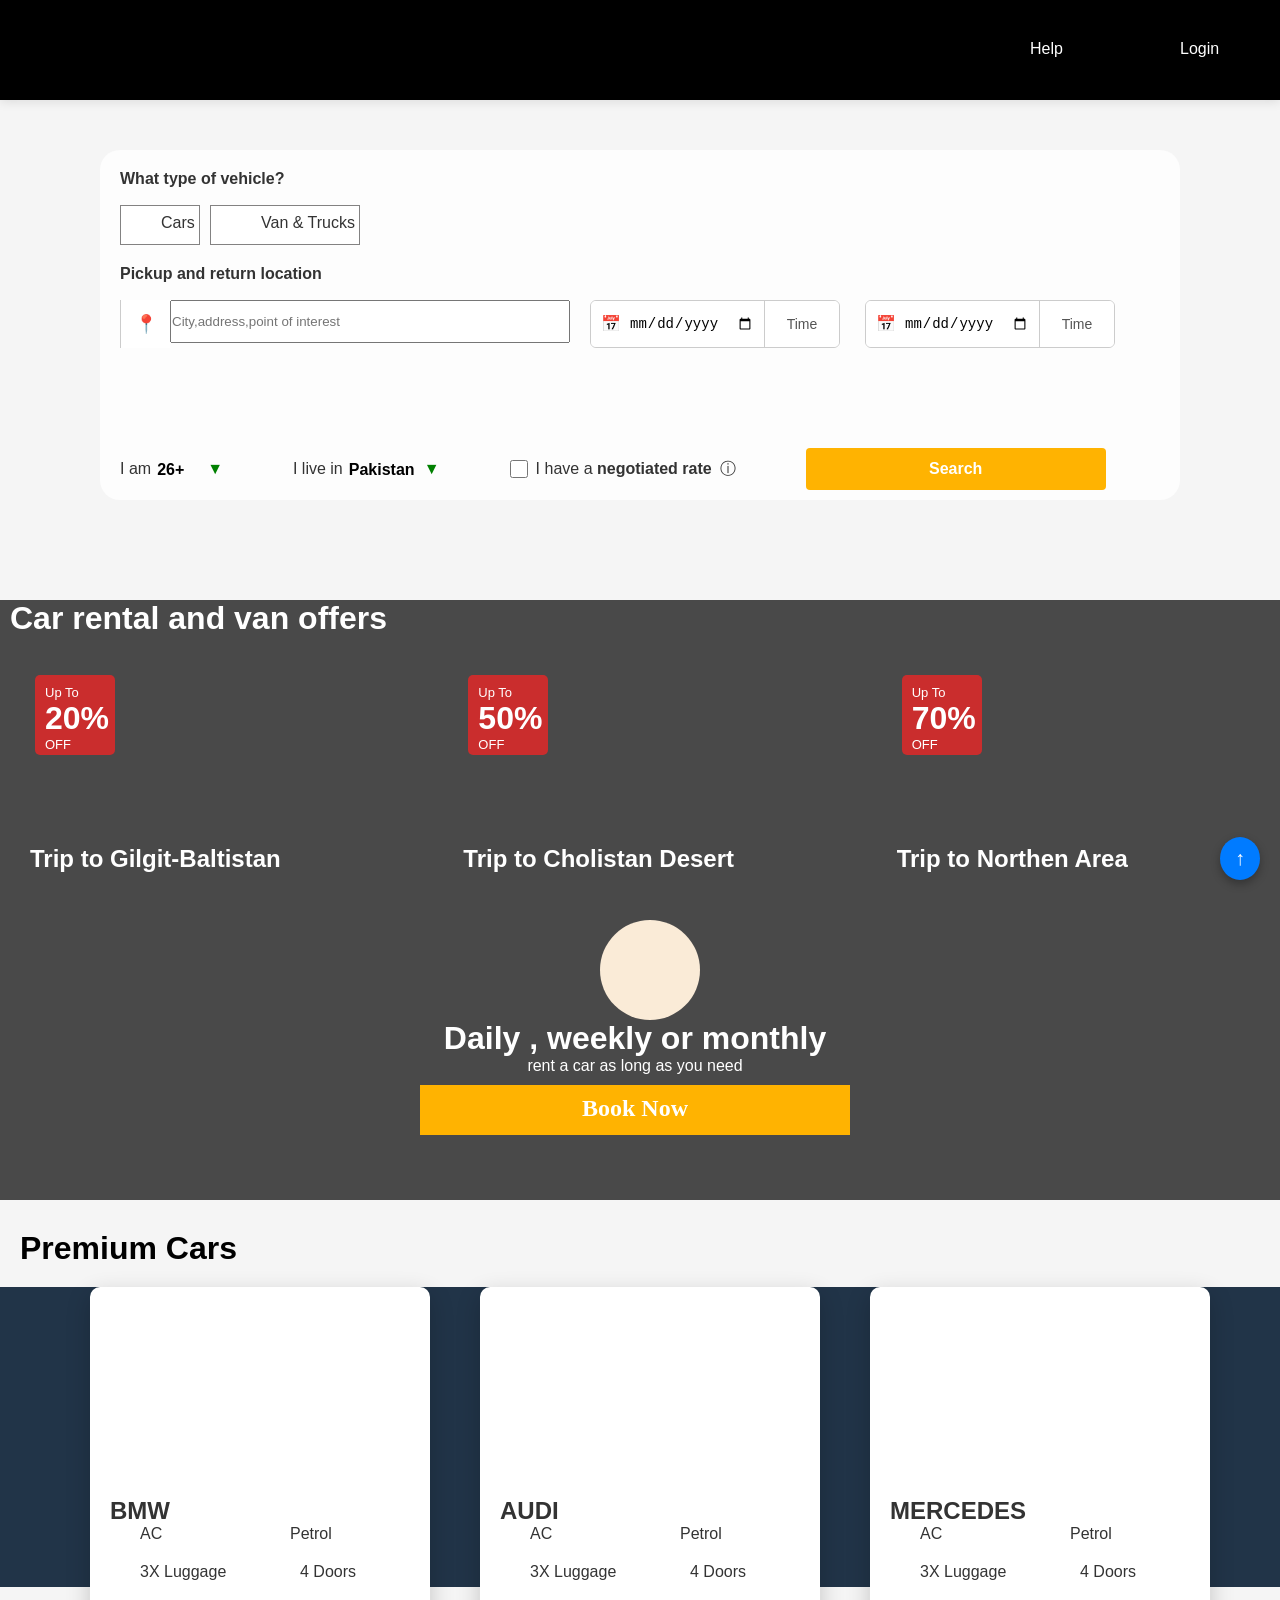
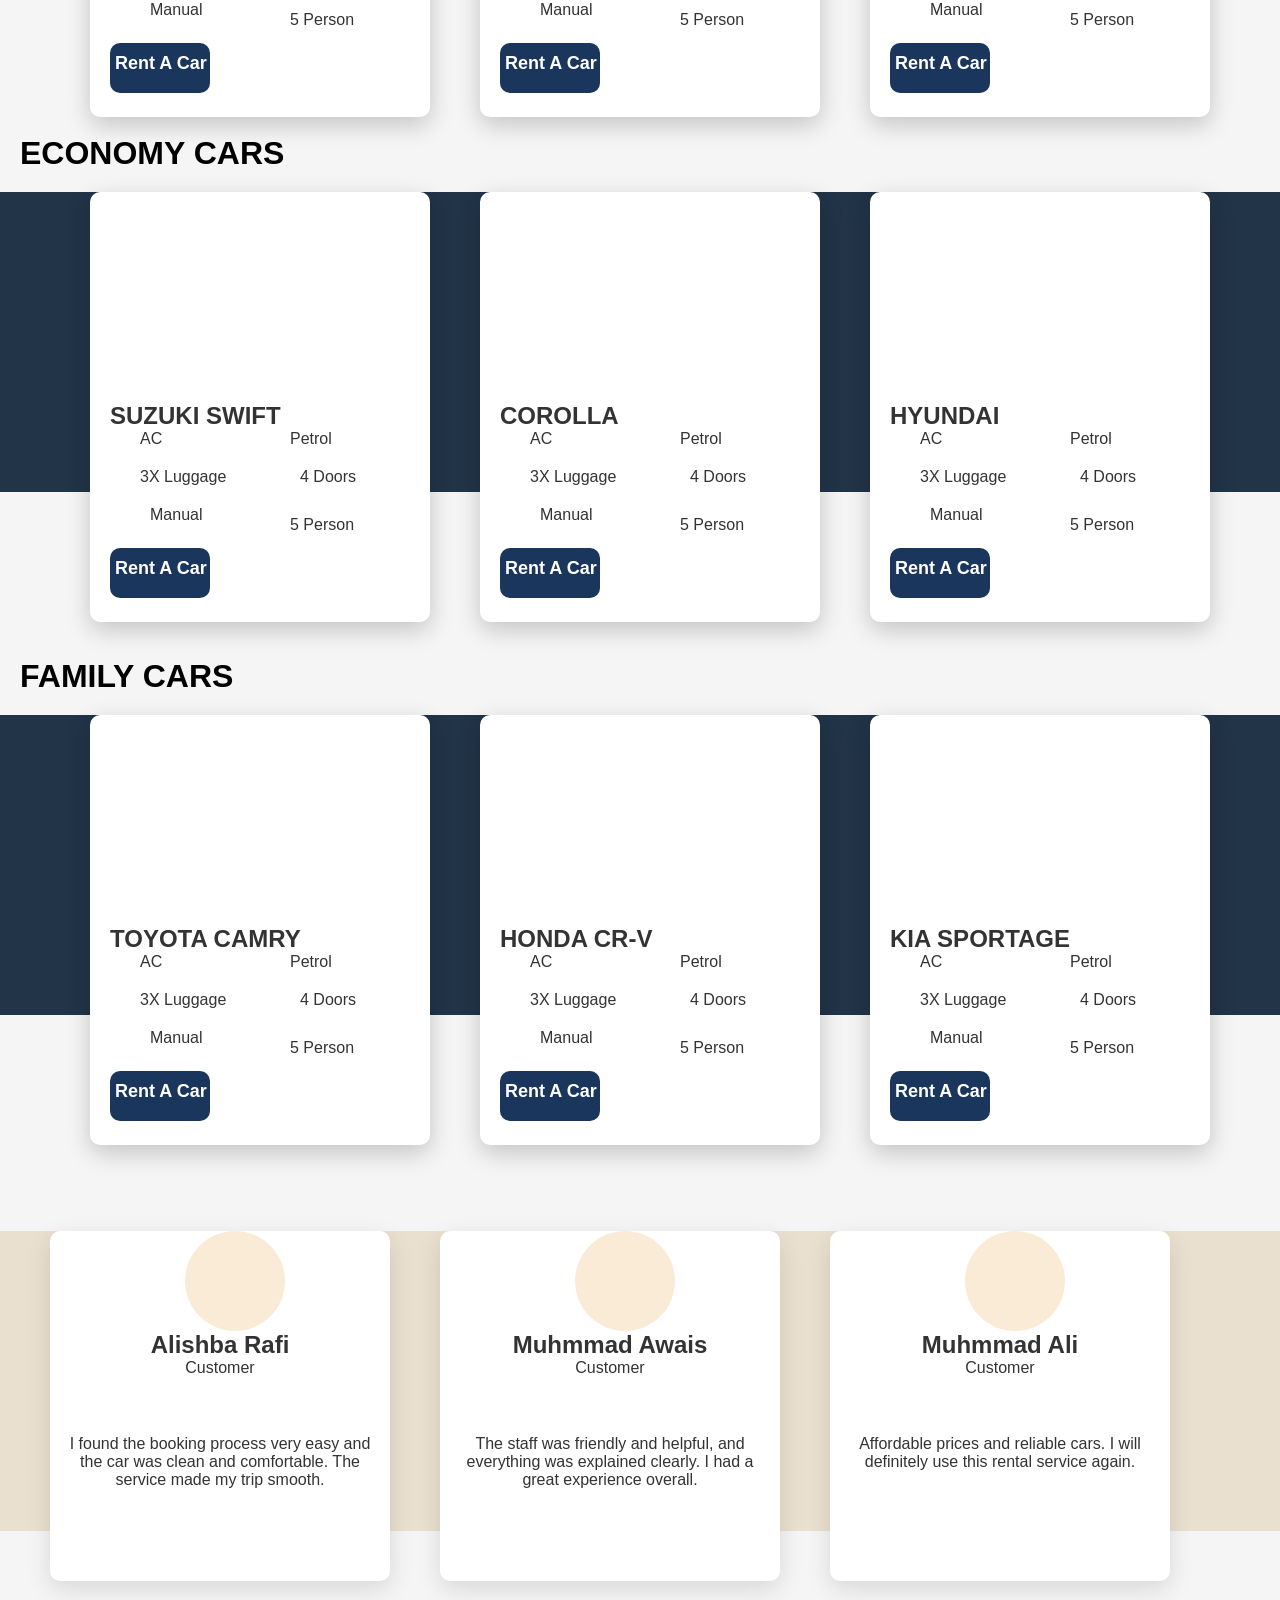
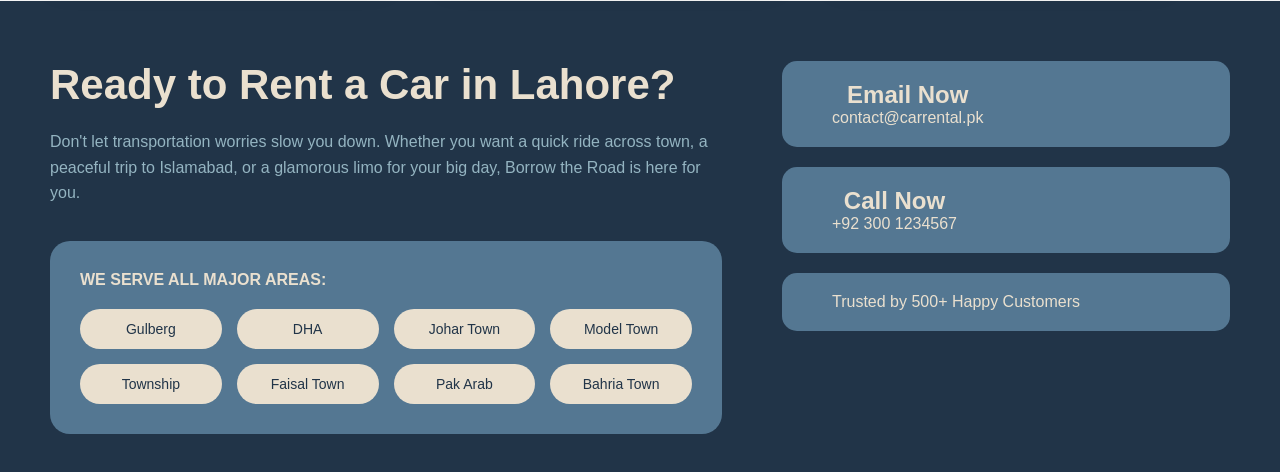
<file: index.html>
<!DOCTYPE html>
<html lang="en">
<head>
    <meta charset="UTF-8">
    <meta name="viewport" content="width=device-width, initial-scale=1.0">
    <title>Car Rental services</title>
    <link rel="stylesheet" href="HOME.CSS">
       <link rel="stylesheet" href="footer.css">
</head>
<body id="top">
    <!-- header -->
    <div class="header">
         <div class="outerheader"><div class="LOGO"></div></div>
         <div class="outerheader" style="margin-right: 100px;"><div class="eye"></div></div>
          <div class="help" ></div>
          <div class="text"> <a href="help.html">Help</a></div>
          <div class="login"></div>
          <div class="text"><a href="login.html "target="_blank" >Login</a></div>
        <!-- <div class="menu"></div>
        <div class="text" style="margin-right: 20px;"><a href="menu.html">Menu</a></div> -->
    </div>



    <!-- form -->
    <div class="form">
        <video autoplay muted loop class="background-video">
            <source src="car.mp4" type="video/mp4">
            Your browser does not support the video tag.
        </video>
      <!-- inner form  -->
        <div class="innerform">
            <div class="navtext">What type of vehicle?</div>
            <div class="formcar"><div class="cars"><div class="caricon"></div><div style="padding-top: 8px;">Cars</div></div> <div class="Van"><div class="vanicon"></div><div style="padding-top: 8px;">Van & Trucks</div></div></div>
             <div class="formdatda"><div class="navtext" style="margin-top: 20px;">Pickup and return location</div>
             <div style="display: flex; flex-direction: row;">
             <div class="formcar" > <div class="time-box" style="width: 50px;font-size:18px;">📍</div><input type="text" placeholder="City,address,point of interest" class="location" ></div>
             <div class="wrapper">

    <div class="field">
        <div class="input-group active">
            <div class="date-box">
                <span class="icon">📅</span>
                <input type="date">
            </div>
            <div class="time-box">Time</div>
        </div>
    </div>

    <div class="field">
        <div class="input-group">
            <div class="date-box">
                <span class="icon">📅</span>
                <input type="date">
            </div>
            <div class="time-box">Time</div>
        </div>
    </div>

</div>

   </div>


   <div class="top-bar">

    <!-- Age -->
    <div class="select-box">
        <label>I am</label>
        <select>
            <option>18-25</option>
            <option selected>26+</option>
            <option>60+</option>
        </select>
    </div>

    <!-- Country -->
    <div class="select-box">
        <label>I live in</label>
        <select>
            <option selected>Pakistan</option>
            <option>India</option>
            <option>UAE</option>
            <option>UK</option>
        </select>
    </div>

    <!-- Checkbox -->
    <div class="checkbox-area">
        <input type="checkbox" id="rate">
        <label for="rate">I have a <strong>negotiated rate</strong></label>
        <span class="info">ⓘ</span>
    </div>

    <!-- Button -->
    <button class="search-btn">Search</button>

</div>


         </div>
        </div>
</div>

    <!-- Google rating section  -->
    <div class="goolerating"> <div class="googlelogo"></div>
    <div class="star"></div>
    <div class="star"></div>
    <div class="star"></div>
    <div class="star"></div>
    <div class="star"></div>
</div>
<a href="offer.html" target="_blank"><!-- discont and offers -->
<div class="discount">
    <div class="d">
        <div class="discountHeader">Car rental and van offers</div>
        <div class="dis">
    <div class="innerdiscount"style=" margin-left:20px ;background-image:url(felix-rostig-UmV2wr-Vbq8-unsplash.jpg);">
        <div class="discountbox">Up To
            <br>
            <div class="persentage">20%</div>
            OFF
        </div>
        <div class="discountdescription"> Trip to Gilgit-Baltistan </div>
    </div>
<div class="innerdiscount" style="background-image: url(cory-bouthillette-3N7fqeT_ffw-unsplash.jpg);">
    <div class="discountbox">Up To
            <br>
            <div class="persentage">50%</div>
            OFF
        </div>
        <div class="discountdescription"> Trip to Cholistan Desert </div>
</div>
<div class="innerdiscount" style=" margin-right:20px ; background-image: url(marcel-strauss-cdnHlQt6DLg-unsplash.jpg);">
    <div class="discountbox">Up To
            <br>
            <div class="persentage">70%</div>
            OFF
        </div>
        <div class="discountdescription"> Trip to Northen Area </div>
    </div>
</div>
<!-- weekly booking  -->
<div class="weekly">
    <div class="profile" style="background-image: url(calendar-removebg-preview.png);margin-left: 180px;"></div>
<h1>Daily , weekly or monthly</h1>
rent a car as long as you need
<br>
<div class="monthly"><a href=""> Book Now</a></div>
</div>
</div></a>
</div></div>
<!-- car catageries -->
 <!-- catagery 1 -->
  <div class="catageriesheading">Premium Cars</div>
    <div class="customer">
 <div class="catageries" style="margin-left: 90px;">
    <div class="carpick" style="background-image: url(BMW1.png);"></div>
    <h2>BMW</h2>
    <div style="display: flex;flex-direction: row;" ><div class="feature">
       <div style="display: flex;flex-direction: row;"> <div class="icon" style="background-image: url(cold-removebg-preview.png);"></div> AC </div> <br>
       <div style="display: flex;flex-direction: row;"> <div class="icon" style="background-image: url(lock-removebg-preview.png);"></div> 3X Luggage</div><br>
       <div style="display: flex;flex-direction: row;"> <div class="icon" style="background-image: url(car-removebg-preview.png); height: 30px;width: 30px;"></div>Manual </div>
    </div><div class="feature">
      <div style="display: flex;flex-direction: row;"> <div class="icon" style="background-image: url(petrol-removebg-preview.png);"></div> Petrol </div><br> 
       <div style="display: flex;flex-direction: row;"> <div class="icon" style="background-image: url(door-removebg-preview.png);height: 30px;width: 30px;"></div> 4 Doors </div><br>
       <div style="display: flex;flex-direction: row;"> <div class="icon" style="background-image: url(person-removebg-preview.png);"></div> 5 Person</div>
    </div></div>
    <br>
    <div class="rentbutton" ><a href="vehicle1.html">Rent A Car</a></div>
 </div>
 <div class="catageries">
    <div class="carpick" style="background-image: url(audi1.webp);"></div>
    <h2>AUDI</h2>
    <div style="display: flex;flex-direction: row;" ><div class="feature">
       <div style="display: flex;flex-direction: row;"> <div class="icon" style="background-image: url(cold-removebg-preview.png);"></div> AC </div> <br>
       <div style="display: flex;flex-direction: row;"> <div class="icon" style="background-image: url(lock-removebg-preview.png);"></div> 3X Luggage</div><br>
       <div style="display: flex;flex-direction: row;"> <div class="icon" style="background-image: url(car-removebg-preview.png); height: 30px;width: 30px;"></div>Manual </div>
    </div><div class="feature">
      <div style="display: flex;flex-direction: row;"> <div class="icon" style="background-image: url(petrol-removebg-preview.png);"></div> Petrol </div><br> 
       <div style="display: flex;flex-direction: row;"> <div class="icon" style="background-image: url(door-removebg-preview.png);height: 30px;width: 30px;"></div> 4 Doors </div><br>
       <div style="display: flex;flex-direction: row;"> <div class="icon" style="background-image: url(person-removebg-preview.png);"></div> 5 Person</div>
    </div></div>
    <br>
    <div class="rentbutton"><a href="vehicle2.html">Rent A Car</a></div>
 </div>
 <div class="catageries" >
    <div class="carpick" style="background-image: url(mercedes1.jpg);"></div>
    <h2>MERCEDES</h2>
    <div style="display: flex;flex-direction: row;" ><div class="feature">
       <div style="display: flex;flex-direction: row;"> <div class="icon" style="background-image: url(cold-removebg-preview.png);"></div> AC </div> <br>
       <div style="display: flex;flex-direction: row;"> <div class="icon" style="background-image: url(lock-removebg-preview.png);"></div> 3X Luggage</div><br>
       <div style="display: flex;flex-direction: row;"> <div class="icon" style="background-image: url(car-removebg-preview.png); height: 30px;width: 30px;"></div>Manual </div>
    </div><div class="feature">
      <div style="display: flex;flex-direction: row;"> <div class="icon" style="background-image: url(petrol-removebg-preview.png);"></div> Petrol </div><br> 
       <div style="display: flex;flex-direction: row;"> <div class="icon" style="background-image: url(door-removebg-preview.png);height: 30px;width: 30px;"></div> 4 Doors </div><br>
       <div style="display: flex;flex-direction: row;"> <div class="icon" style="background-image: url(person-removebg-preview.png);"></div> 5 Person</div>
    </div></div>
    <br>
    <div class="rentbutton"><a href="vehicle3.html">Rent A Car</a></div>
 </div>
 </div>
 <br>
<div class="catageriesheading">ECONOMY CARS</div>
  <div class="customer">
 <div class="catageries"style="margin-left: 90px;">
    <div class="carpick" style="background-image: url(suzuki1.png);"></div>
    <h2>SUZUKI SWIFT</h2>
    <div style="display: flex;flex-direction: row;" ><div class="feature">
       <div style="display: flex;flex-direction: row;"> <div class="icon" style="background-image: url(cold-removebg-preview.png);"></div> AC </div> <br>
       <div style="display: flex;flex-direction: row;"> <div class="icon" style="background-image: url(lock-removebg-preview.png);"></div> 3X Luggage</div><br>
       <div style="display: flex;flex-direction: row;"> <div class="icon" style="background-image: url(car-removebg-preview.png); height: 30px;width: 30px;"></div>Manual </div>
    </div><div class="feature">
      <div style="display: flex;flex-direction: row;"> <div class="icon" style="background-image: url(petrol-removebg-preview.png);"></div> Petrol </div><br> 
       <div style="display: flex;flex-direction: row;"> <div class="icon" style="background-image: url(door-removebg-preview.png);height: 30px;width: 30px;"></div> 4 Doors </div><br>
       <div style="display: flex;flex-direction: row;"> <div class="icon" style="background-image: url(person-removebg-preview.png);"></div> 5 Person</div>
    </div></div>
    <br>
    <div class="rentbutton"><a href="vehicle4.html">Rent A Car</a></div>
 </div>
 <div class="catageries">
    <div class="carpick" style="background-image: url(corolla2.png);"></div>
    <h2>COROLLA</h2>
    <div style="display: flex;flex-direction: row;" ><div class="feature">
       <div style="display: flex;flex-direction: row;"> <div class="icon" style="background-image: url(cold-removebg-preview.png);"></div> AC </div> <br>
       <div style="display: flex;flex-direction: row;"> <div class="icon" style="background-image: url(lock-removebg-preview.png);"></div> 3X Luggage</div><br>
       <div style="display: flex;flex-direction: row;"> <div class="icon" style="background-image: url(car-removebg-preview.png); height: 30px;width: 30px;"></div>Manual </div>
    </div><div class="feature">
      <div style="display: flex;flex-direction: row;"> <div class="icon" style="background-image: url(petrol-removebg-preview.png);"></div> Petrol </div><br> 
       <div style="display: flex;flex-direction: row;"> <div class="icon" style="background-image: url(door-removebg-preview.png);height: 30px;width: 30px;"></div> 4 Doors </div><br>
       <div style="display: flex;flex-direction: row;"> <div class="icon" style="background-image: url(person-removebg-preview.png);"></div> 5 Person</div>
    </div></div>
    <br>
    <div class="rentbutton"><a href="vehicle5.html">Rent A Car</a></div>
 </div>
 <div class="catageries">
    <div class="carpick" style="background-image: url(hundai3.webp);"></div>
    <h2>HYUNDAI</h2>
    <div style="display: flex;flex-direction: row;" ><div class="feature">
       <div style="display: flex;flex-direction: row;"> <div class="icon" style="background-image: url(cold-removebg-preview.png);"></div> AC </div> <br>
       <div style="display: flex;flex-direction: row;"> <div class="icon" style="background-image: url(lock-removebg-preview.png);"></div> 3X Luggage</div><br>
       <div style="display: flex;flex-direction: row;"> <div class="icon" style="background-image: url(car-removebg-preview.png); height: 30px;width: 30px;"></div>Manual </div>
    </div><div class="feature">
      <div style="display: flex;flex-direction: row;"> <div class="icon" style="background-image: url(petrol-removebg-preview.png);"></div> Petrol </div><br> 
       <div style="display: flex;flex-direction: row;"> <div class="icon" style="background-image: url(door-removebg-preview.png);height: 30px;width: 30px;"></div> 4 Doors </div><br>
       <div style="display: flex;flex-direction: row;"> <div class="icon" style="background-image: url(person-removebg-preview.png);"></div> 5 Person</div>
    </div></div>
    <br>
    <div class="rentbutton"><a href="vehicle6.html">Rent A Car</a></div>
 </div>
 </div>
  <br><br>
 <!-- catagery 3 -->
  <div class="catageriesheading">FAMILY CARS</div>
  <div class="customer">
 <div class="catageries"style="margin-left: 90px;">
    <div class="carpick" style="background-image: url(camry1.webp);"></div>
    <h2>TOYOTA CAMRY</h2>
    <div style="display: flex;flex-direction: row;" ><div class="feature">
       <div style="display: flex;flex-direction: row;"> <div class="icon" style="background-image: url(cold-removebg-preview.png);"></div> AC </div> <br>
       <div style="display: flex;flex-direction: row;"> <div class="icon" style="background-image: url(lock-removebg-preview.png);"></div> 3X Luggage</div><br>
       <div style="display: flex;flex-direction: row;"> <div class="icon" style="background-image: url(car-removebg-preview.png); height: 30px;width: 30px;"></div>Manual </div>
    </div><div class="feature">
      <div style="display: flex;flex-direction: row;"> <div class="icon" style="background-image: url(petrol-removebg-preview.png);"></div> Petrol </div><br> 
       <div style="display: flex;flex-direction: row;"> <div class="icon" style="background-image: url(door-removebg-preview.png);height: 30px;width: 30px;"></div> 4 Doors </div><br>
       <div style="display: flex;flex-direction: row;"> <div class="icon" style="background-image: url(person-removebg-preview.png);"></div> 5 Person</div>
    </div></div>
    <br>
    <div class="rentbutton"><a href="vehicle7.html">Rent A Car</a></div>
 </div>
 <div class="catageries">
    <div class="carpick" style="background-image: url(honda1.png);"></div>
    <h2>HONDA CR-V</h2>
    <div style="display: flex;flex-direction: row;" ><div class="feature">
       <div style="display: flex;flex-direction: row;"> <div class="icon" style="background-image: url(cold-removebg-preview.png);"></div> AC </div> <br>
       <div style="display: flex;flex-direction: row;"> <div class="icon" style="background-image: url(lock-removebg-preview.png);"></div> 3X Luggage</div><br>
       <div style="display: flex;flex-direction: row;"> <div class="icon" style="background-image: url(car-removebg-preview.png); height: 30px;width: 30px;"></div>Manual </div>
    </div><div class="feature">
      <div style="display: flex;flex-direction: row;"> <div class="icon" style="background-image: url(petrol-removebg-preview.png);"></div> Petrol </div><br> 
       <div style="display: flex;flex-direction: row;"> <div class="icon" style="background-image: url(door-removebg-preview.png);height: 30px;width: 30px;"></div> 4 Doors </div><br>
       <div style="display: flex;flex-direction: row;"> <div class="icon" style="background-image: url(person-removebg-preview.png);"></div> 5 Person</div>
    </div></div>
    <br>
    <div class="rentbutton"><a href="vehicle8.html">Rent A Car</a></div>
 </div><div class="catageries">
    <div class="carpick" style="background-image: url(kia1.webp);"></div>
    <h2>KIA SPORTAGE</h2>
    <div style="display: flex;flex-direction: row;" ><div class="feature">
       <div style="display: flex;flex-direction: row;"> <div class="icon" style="background-image: url(cold-removebg-preview.png);"></div> AC </div> <br>
       <div style="display: flex;flex-direction: row;"> <div class="icon" style="background-image: url(lock-removebg-preview.png);"></div> 3X Luggage</div><br>
       <div style="display: flex;flex-direction: row;"> <div class="icon" style="background-image: url(car-removebg-preview.png); height: 30px;width: 30px;"></div>Manual </div>
    </div><div class="feature">
      <div style="display: flex;flex-direction: row;"> <div class="icon" style="background-image: url(petrol-removebg-preview.png);"></div> Petrol </div><br> 
       <div style="display: flex;flex-direction: row;"> <div class="icon" style="background-image: url(door-removebg-preview.png);height: 30px;width: 30px;"></div> 4 Doors </div><br>
       <div style="display: flex;flex-direction: row;"> <div class="icon" style="background-image: url(person-removebg-preview.png);"></div> 5 Person</div>
    </div></div>
    <br>
    <div class="rentbutton"><a href="vehicle9.html">Rent A Car</a></div>
 </div>
 </div>
  <br><br>
<!-- review section -->
<div style="height: 300px;padding-top: 80px;padding-bottom: 100px;">
<div class="customers">
    <!-- custumer 1 -->
    <div class="review"><div class="profile" style="background-image: url(vince-veras-AJIqZDAUD7A-unsplash.jpg);"></div>
<h2>Alishba Rafi</h2>
Customer
<br>
<div style="display: flex;flex-direction: row; margin-left: 80px;">
<div class="star"></div>
<div class="star"></div>
<div class="star"></div>
<div class="star"></div>
<div class="star"></div></div>
<br>
<p>I found the booking process very easy and the car was clean and comfortable. The service made my trip smooth.</p>
</div>
<!-- customer 2 -->
    <div class="review"><div class="profile" style="background-image: url(podmatch-GEnCnYhA1J4-unsplash.jpg);"></div>
<h2>Muhmmad Awais</h2>
Customer
<br>
<div style="display: flex;flex-direction: row; margin-left: 80px;">
<div class="star"></div>
<div class="star"></div>
<div class="star"></div>
<div class="star"></div>
<div class="star"></div></div>
<br>
<p>The staff was friendly and helpful, and everything was explained clearly. I had a great experience overall.</p>
</div>
<!-- customer3 -->
<div class="review"><div class="profile" style="background-image:url(ben-den-engelsen-YUu9UAcOKZ4-unsplash.jpg) ;"></div>
<h2>Muhmmad Ali</h2>
Customer
<br>
<div style="display: flex;flex-direction: row; margin-left: 80px;">
<div class="star"></div>
<div class="star"></div>
<div class="star"></div>
<div class="star"></div>
<div class="star"></div></div>
<br>
<p>Affordable prices and reliable cars. I will definitely use this rental service again.</p>
</div>
</div></div>

    <!-- Back to Top Button -->
    <a href="#top" class="back-to-top">↑</a>

    <!-- Footer -->
    <footer>
        <div class="footer-container">

            <!-- Left Section -->
            <div class="footer-left">
                <h2>Ready to Rent a Car in Lahore?</h2>
                <p>
                    Don't let transportation worries slow you down. Whether you want a quick ride across town,
                    a peaceful trip to Islamabad, or a glamorous limo for your big day, Borrow the Road is here for you.
                </p>

                <div class="service-areas">
                    <h3>WE SERVE ALL MAJOR AREAS:</h3>
                    <div class="areas-grid">
                        <div class="area-badge">Gulberg</div>
                        <div class="area-badge">DHA</div>
                        <div class="area-badge">Johar Town</div>
                        <div class="area-badge">Model Town</div>
                        <div class="area-badge">Township</div>
                        <div class="area-badge">Faisal Town</div>
                        <div class="area-badge">Pak Arab</div>
                        <div class="area-badge">Bahria Town</div>
                    </div>
                </div>
            </div>

            <!-- Right Section -->
            <div class="footer-right">
                <button class="action-btn">
                    <div class="btn-icon"><i class="fas fa-envelope"></i></div>
                    <div class="btn-content">
                        <h3>Email Now</h3>
                        <p>contact@carrental.pk</p>
                    </div>
                </button>

                <button class="action-btn">
                    <div class="btn-icon"><i class="fas fa-phone"></i></div>
                    <div class="btn-content">
                        <h3>Call Now</h3>
                        <p>+92 300 1234567</p>
                    </div>
                </button>

                <div class="trust-badge">
                    <div class="trust-icon"><i class="fas fa-shield-alt"></i></div>
                    <p>Trusted by 500+ Happy Customers</p>
                </div>
            </div>
        </div>

        <!-- Bottom CTA -->
        <div class="footer-bottom">
        </div>
    </footer>
</body>
</html>
</file>
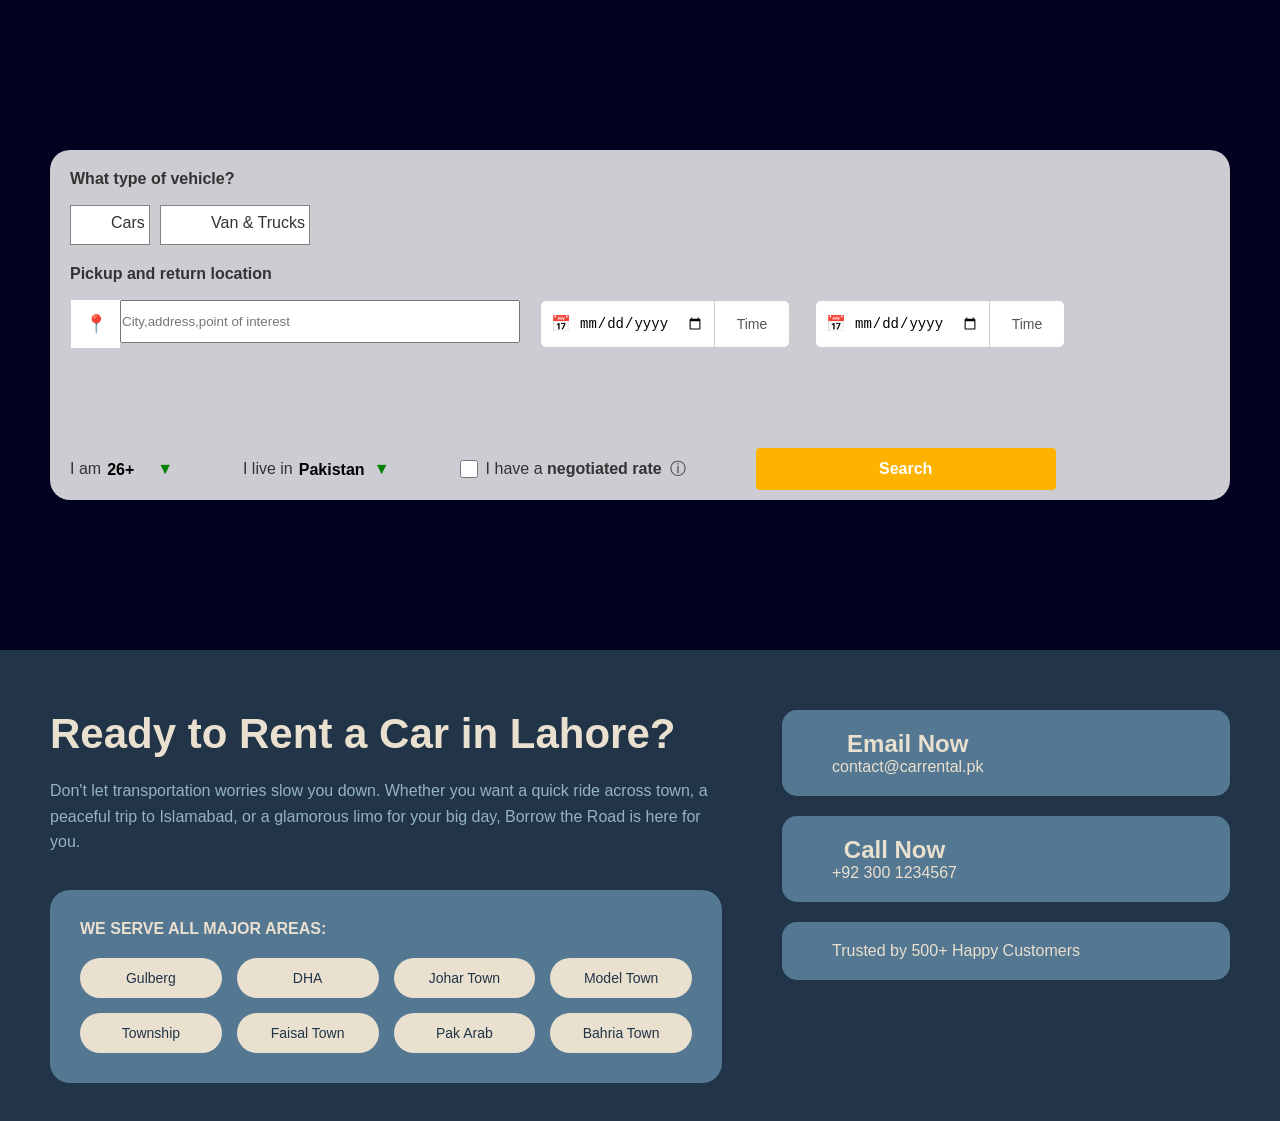
<file: book.html>
<!DOCTYPE html>
<html lang="en">
<head>
    <meta charset="UTF-8">
    <meta name="viewport" content="width=device-width, initial-scale=1.0">
    <title>Book now</title>
    <link rel="stylesheet" href="HOME.CSS">
    <link rel="stylesheet" href="footer.css">
    <style>
        * {
            margin: 0;
            padding: 0;
            box-sizing: border-box;
        }
        
        body {
            height: 100vh;
            overflow: hidden;
        }
        
        .background-container {
            position: fixed;
            top: 0;
            left: 0;
            width: 100%;
            height: 100%;
            z-index: 1;
            background-image: url('https://images.unsplash.com/photo-1503376780353-7e6692767b70?ixlib=rb-4.0.3&ixid=M3wxMjA3fDB8MHxwaG90by1wYWdlfHx8fGVufDB8fHx8fA%3D%3D&auto=format&fit=crop&w=2070&q=80');
            background-size: cover;
            background-position: center;
            background-repeat: no-repeat;
        }
        
        .translucent-box {
            position: absolute;
            top: 50%;
            left: 50%;
            transform: translate(-50%, -50%);
            z-index: 2;
            background-color: rgba(255, 255, 255, 0.7);
            backdrop-filter: blur(3px);
            width: 80%;
            height: 80%;
            border-radius: 8px;
            box-shadow: 0 8px 32px rgba(0, 0, 0, 0.1);
            border: 1px solid rgba(255, 255, 255, 0.2);
        }
    </style>
</head>
<body style="background-color: rgb(1, 1, 32);">
       <!-- form -->
      <!-- inner form  -->
        <div class="innerform" style="margin-top: 150px;">
            <div class="navtext">What type of vehicle?</div>
            <div class="formcar"><div class="cars"><div class="caricon"></div><div style="padding-top: 8px;">Cars</div></div> <div class="Van"><div class="vanicon"></div><div style="padding-top: 8px;">Van & Trucks</div></div></div>
             <div class="formdatda"><div class="navtext" style="margin-top: 20px;">Pickup and return location</div>
             <div style="display: flex; flex-direction: row;">
             <div class="formcar" > <div class="time-box" style="width: 50px;font-size:18px;">📍</div><input type="text" placeholder="City,address,point of interest" class="location" ></div>
             <div class="wrapper">

    <div class="field">
        <div class="input-group active">
            <div class="date-box">
                <span class="icon">📅</span>
                <input type="date">
            </div>
            <div class="time-box">Time</div>
        </div>
    </div>

    <div class="field">
        <div class="input-group">
            <div class="date-box">
                <span class="icon">📅</span>
                <input type="date">
            </div>
            <div class="time-box">Time</div>
        </div>
    </div>

</div>

   </div>


   <div class="top-bar">

    <!-- Age -->
    <div class="select-box">
        <label>I am</label>
        <select>
            <option>18-25</option>
            <option selected>26+</option>
            <option>60+</option>
        </select>
    </div>

    <!-- Country -->
    <div class="select-box">
        <label>I live in</label>
        <select>
            <option selected>Pakistan</option>
            <option>India</option>
            <option>UAE</option>
            <option>UK</option>
        </select>
    </div>

    <!-- Checkbox -->
    <div class="checkbox-area">
        <input type="checkbox" id="rate">
        <label for="rate">I have a <strong>negotiated rate</strong></label>
        <span class="info">ⓘ</span>
    </div>

    <!-- Button -->
    <button class="search-btn">Search</button>

</div>


         </div>
        </div>
</div>

    <!-- Footer -->
    <footer>
        <div class="footer-container">

            <!-- Left Section -->
            <div class="footer-left">
                <h2>Ready to Rent a Car in Lahore?</h2>
                <p>
                    Don't let transportation worries slow you down. Whether you want a quick ride across town,
                    a peaceful trip to Islamabad, or a glamorous limo for your big day, Borrow the Road is here for you.
                </p>

                <div class="service-areas">
                    <h3>WE SERVE ALL MAJOR AREAS:</h3>
                    <div class="areas-grid">
                        <div class="area-badge">Gulberg</div>
                        <div class="area-badge">DHA</div>
                        <div class="area-badge">Johar Town</div>
                        <div class="area-badge">Model Town</div>
                        <div class="area-badge">Township</div>
                        <div class="area-badge">Faisal Town</div>
                        <div class="area-badge">Pak Arab</div>
                        <div class="area-badge">Bahria Town</div>
                    </div>
                </div>
            </div>

            <!-- Right Section -->
            <div class="footer-right">
                <button class="action-btn">
                    <div class="btn-icon"><i class="fas fa-envelope"></i></div>
                    <div class="btn-content">
                        <h3>Email Now</h3>
                        <p>contact@carrental.pk</p>
                    </div>
                </button>

                <button class="action-btn">
                    <div class="btn-icon"><i class="fas fa-phone"></i></div>
                    <div class="btn-content">
                        <h3>Call Now</h3>
                        <p>+92 300 1234567</p>
                    </div>
                </button>

                <div class="trust-badge">
                    <div class="trust-icon"><i class="fas fa-shield-alt"></i></div>
                    <p>Trusted by 500+ Happy Customers</p>
                </div>
            </div>
        </div>
        <!-- Bottom CTA -->
        <div class="footer-bottom">
        </div>
    </footer>
</body>
</html>
</file>
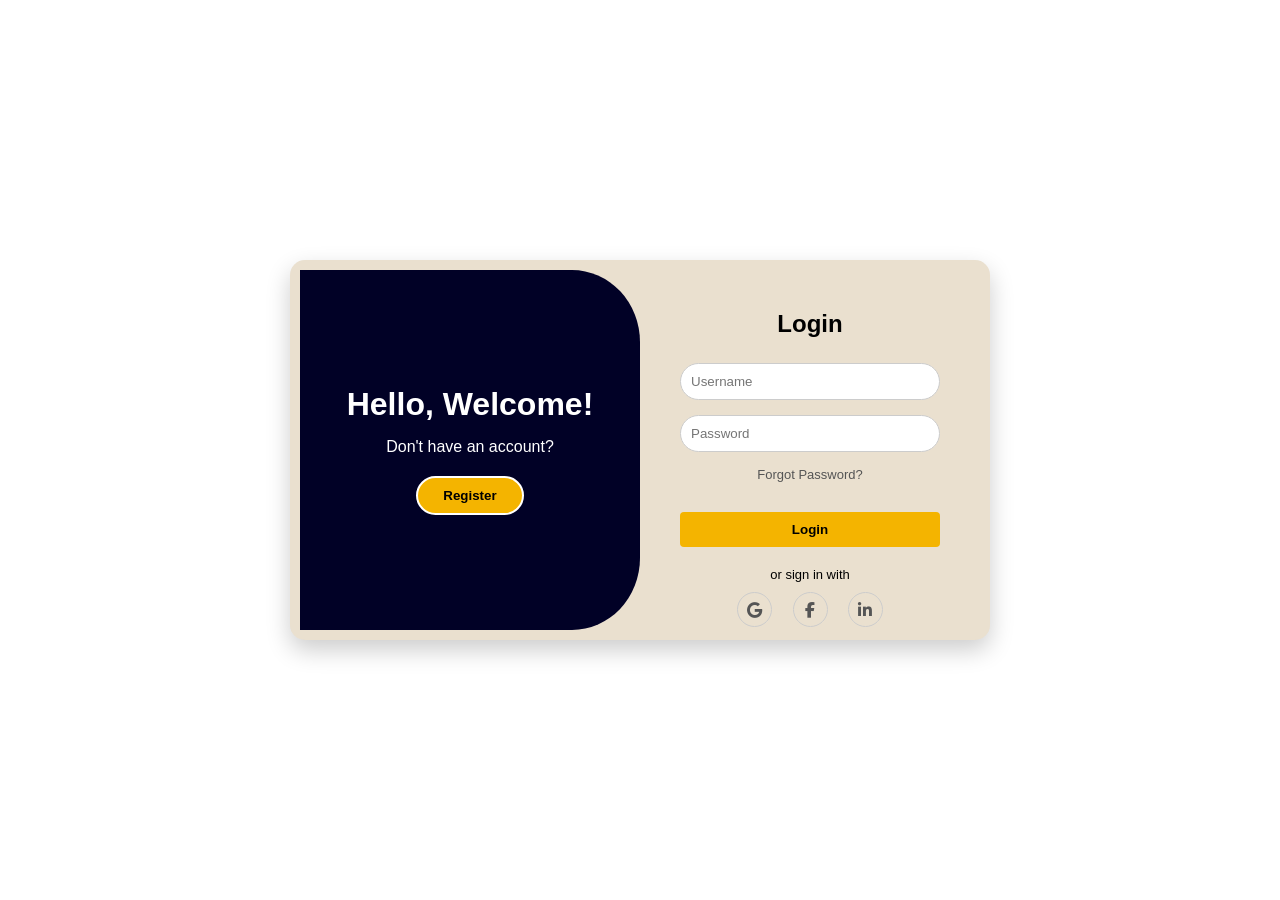
<file: login.html>
<!DOCTYPE html>
<html lang="en">
<head>
    <meta charset="UTF-8">
    <title>Login Page</title>
    <link rel="stylesheet" href="login.css">
<link rel="stylesheet" href="https://cdnjs.cloudflare.com/ajax/libs/font-awesome/6.5.1/css/all.min.css">

</head>
<body>

<div class="container">
    <!-- Left Section -->
    <div class="left">
        <h1>Hello, Welcome!</h1>
        <p>Don't have an account?</p>
        <button class="btn-outline">Register</button>
    </div>

    <!-- Right Section -->
    <div class="right">
        <h2>Login</h2>

        <div class="input-box">
            <input type="text" placeholder="Username">
        </div>

        <div class="input-box">
            <input type="password" placeholder="Password">
        </div>

        <a href="#" class="forgot">Forgot Password?</a>

        <button class="btn">Login</button>

        <p class="social-text">or sign in with</p>

        <div class="social-icons">
            <div class="social-icons">
    <a href="#"><i class="fab fa-google"></i></a>
    <a href="#"><i class="fab fa-facebook-f"></i></a>
    <a href="#"><i class="fab fa-linkedin-in"></i></a>
</div>

        </div>
    </div>
</div>

</body>
</html>
</file>
<file: HOME.CSS>
html {
    scroll-behavior: smooth;
}

body{
    font-family: 'Segoe UI', Tahoma, Geneva, Verdana, sans-serif;
    color: #333;
    background-color: #f8f9fa;
    margin: 0;
    padding: 0;
    animation: fadeIn 1s ease-in;
}

@keyframes fadeIn {
    from { opacity: 0; }
    to { opacity: 1; }
}
.header{
    background-color: black;
    height: 100px;
    display:flex;
    flex-direction: row;
    box-shadow: 0 2px 10px rgba(0,0,0,0.1);

}
.LOGO{
    background-image: url("logo2.png");
    background-size: contain;
    background-repeat: no-repeat;
    height: 100px;
    width: 190px;
}
.outerheader{
    padding: 0px 20px 10px 0px;
} 
.eye{
    background-image: url("mathew-antony-IM-b73x5Mgs-unsplash.jpg");
    background-size: contain;
    background-repeat: no-repeat;
    height: 100px;
    width: 300px;
    margin-left: 300px;
}
.help{
/* background-color: aliceblue; */
background-image: url("Screenshot_2025-12-25_174242-removebg-preview.png");
    background-size: contain;
    background-repeat: no-repeat;
    height: 50px;
     width: 70px;
    margin-left: 30px;
    margin-top: 20px;
}
.menu{
/* background-color: aliceblue; */
background-image: url("Screenshot_2025-12-25_174313-removebg-preview.png");
    background-size: contain;
    background-repeat: no-repeat;
  height: 50px;
    width: 70px;
    margin-left: 30px;
    margin-top: 20px;
}
.login{
background-image: url("Screenshot_2025-12-25_173850-removebg-preview.png");
    background-size: contain;
    background-repeat: no-repeat;
    height: 50px;
    width: 70px;
    margin-left: 30px;
    margin-top: 20px;
}
.text{
    color: black;
    height: 50px;
    width: 50px;
 margin-top: 40px;
 font-weight: 300;
}

.text a:hover {
    color: #007bff;
    text-shadow: 0 0 10px #007bff, 0 0 20px #007bff, 0 0 30px #007bff;
}
.form{
    position: relative;
    height: 450px;
    padding: 50px;
    overflow: hidden;
}

.background-video {
    position: absolute;
    top: 0;
    left: 0;
    width: 100%;
    height: 100%;
    object-fit: cover;
    z-index: -1;
}
.innerform{
    background-color: rgba(255, 255, 255, 0.8); /* white + transparency */
    height: 350px;
    margin: 0px 50px 50px 50px;
    border-radius: 20px;
    padding:20px  ;
    transition: all 0.3s ease;
}

.innerform:hover {
    background-color: rgba(255, 255, 255, 1.0);
    box-shadow: 0 20px 50px rgba(0, 0, 0, 0.4);
    transform: scale(1.05);
}
.goolerating{
    height: 50px;
    padding-left: 500px;
    padding-right: 300px;
    display: flex;
        flex-direction: row;
}
.googlelogo{
    background-image: url("Screenshot\ 2025-12-25\ 183328.jpg");
    background-size: contain;
    background-repeat: no-repeat;
    height: 50px;
    width: 70px;
    /* margin-left: 400px; */
}
.star{
    background-image: url("Screenshot\ 2025-12-25\ 184150.jpg");
    background-size: contain;
    background-repeat: no-repeat;
    width: 40px;
    height: 40px;
    transition: all 0.3s ease;
}

.star:hover {
    filter: brightness(1.5);
    box-shadow: 0 8px 20px rgba(0, 0, 0, 0.4);
    transform: scale(1.1);
}
.discount{
  background-image: url("maxim-tolchinskiy-MU5srTOiJOY-unsplash.jpg");
    background-size: cover;        /* 🔑 main fix */
    background-repeat: no-repeat;
    background-position: center;
    height: 600px; 
}
.d{
 height: 600px;
  background-color: rgba(0, 0, 0, 0.7); /* white + transparency */   
width: 1290px;
}
.innerdiscount{
    background-size: contain;
    background-repeat: no-repeat;
    height:250px;
    width: 430px;
    margin-left: 50px;
    margin-top: 10px;
        border-radius: 10px;
    transition: all 0.3s ease;
}

.innerdiscount:hover {
    transform: scale(1.08);
    box-shadow: 0 20px 50px rgba(0, 0, 0, 0.5);
}
.dis{
 display: flex;
    flex-direction: row;
}
.discountHeader{
    height: 50px;
    color: white;
    font-size: xx-large;
    font-weight: bold;
    font-family: Arial, Helvetica, sans-serif;
margin-left: 10px;
}
.discountbox{
     height: 80px;
    width: 80px;
    background-color: rgb(202, 45, 45);
    border-radius: 5px;
    margin-left: 15px;
    margin-top: 15px;
    padding: 10px;
    color: white;
    font-size: small;
    transition: all 0.3s ease;
}

.discountbox:hover {
    transform: scale(1.2);
    box-shadow: 0 12px 30px rgba(202, 45, 45, 0.8);
    background-color: rgb(160, 25, 25);
}
.persentage{
font-weight: bold;
font-size: xx-large;
}
.discountdescription{
    height: 50px;
    color:white;
    font-size: x-large;
    font-weight: bold;
    font-family: Arial, Helvetica, sans-serif;
margin-left: 10px;
margin-top:90px;
}
.customers{
    height: 300px;
    background-color: #EAE0CF;
    display: flex;
    flex-direction: row;
}
.review{
    height:350px;
    width: 340px;
    margin-left: 50px;
    border-radius: 10px;
    background-color: white;
    box-shadow: 0 8px 25px rgba(0, 0, 0, 0.12);
    text-align: center;
    padding-left: 15px;
    padding-right: 15px;
    transition: all 0.3s ease;
}

.review:hover {
    transform: scale(1.1);
    box-shadow: 0 25px 60px rgba(0, 0, 0, 0.6);
    background: linear-gradient(135deg, #ffffff, #e0e0e0);
}
.profile{
    border-radius: 50%;
    background-color: antiquewhite;
    background-size: cover;
    height: 100px;
    width: 100px;
    margin-left: 120px;
        background-position: center;
}
.weekly{
    height:250px;
    width: 430px;
    color: white;
    margin-left: 420px;
    text-align: center;
    margin-top: 10px;

}
.monthly{
    height: 50px;
    background-color: rgb(255, 179, 1);
      margin-top: 10px;
      padding-top: 10px;
      font-family: 'Times New Roman', Times, serif;
      font-weight: bold;
      font-size:x-large;
      transition: all 0.3s ease;
}

.monthly:hover {
    transform: scale(1.15);
    box-shadow: 0 10px 30px rgba(255, 179, 1, 0.6);
    background: linear-gradient(45deg, #FFD700, #FFA500);
}
.catageries{
    height:430px;
    width: 340px;
    margin-left: 50px;
    margin-bottom: 50px;
    border-radius: 10px;
    background-color: white;
    box-shadow: 0 8px 25px rgba(4, 4, 4, 0.2);
    padding-left: 15px;
    padding-right: 15px;
    padding: 30px 20px 20px 20px ;
    transition: all 0.3s ease;
}

.catageries:hover {
    transform: scale(1.05);
    box-shadow: 0 15px 45px rgba(0, 0, 0, 0.4);
    background: linear-gradient(135deg, #ffffff, #f0f0f0);
}
.carpick{

    height: 180px;
    width: 300px;
    background-size: cover;
    background-repeat: no-repeat;
    padding-right: 20px;
}
.feature{
    width:150px ;
    height:90px ;
    margin-right: 20px;
    font-family:-apple-system,blinkmacsystemfont,Segoe UI,roboto,helvetica,arial,sans-serif,Apple Color Emoji,Segoe UI Emoji,Segoe UI Symbol;
    padding-left: 10px;
}
.rentbutton{
      height: 50px;
      width: 100px;
    background-color: #1a365d;
    color: white;
      margin-top: 10px;
      padding-top: 10px;
      font-family: 'Segoe UI', Tahoma, Geneva, Verdana, sans-serif;
      font-weight: bold;
      font-size:large;
      padding-left: 5px;
      border-radius: 10px;
      transition: all 0.3s ease;
}

.rentbutton:hover {
    background: #2d3748;
    box-shadow: 0 8px 25px rgba(26, 54, 93, 0.6);
    transform: scale(1.05);
}
.customer{
    height: 300px;
    background-color: #213448;
    display: flex;
    flex-direction: row;
    margin-bottom: 100px;
margin-top: 20px;
}
.catageriesheading{
    font-size: xx-large;
    font-weight: bold;
   font-family: -apple-system,blinkmacsystemfont,Segoe UI,roboto,helvetica,arial,sans-serif,Apple Color Emoji,Segoe UI Emoji,Segoe UI Symbol;
    color: #000;
    margin-top: 30px;
    padding-left: 20px;
}
.icon{
    height: 20px;
    width: 20px;
    /* background-color: #232f3E; */
    background-position: center;
    background-size: cover;
}
.rent{
    height: 500px;
    background-image: url("zhen-yao-tTwTQDDTAFY-unsplash.jpg");
    background-position: center;
    background-size: contain;
    background-repeat: no-repeat;
}

.navtext{
    height: 35px;
    text-align: left;
    font-weight: bold;
    font-size: medium;
}
.formcar{
    display: flex;
    flex-direction: row;
}
.cars{
  background-color: white;
display: flex;
flex-direction: row;
width:80px;
height:40px;
margin-right: 10px;
 border: 0.4px solid rgb(131, 130, 130);
}
.caricon{
    background-image: url(cars-filter.7148be4.png);
    background-size: contain;
    background-position: center;
    background-repeat: no-repeat;
    width: 40px;

}
.vanicon{
    background-image: url(vans-trucks-filter.86f2d28.png);
    background-size: contain;
    background-position: center;
     background-repeat: no-repeat;
    width: 50px;
}
.Van{
      background-color: white;
display: flex;
flex-direction: row;
width:150px;
height:40px;
border:black;
border: 0.4px solid rgb(131, 130, 130);}
footer{
    height: 471px;
    background-color: #232f3E;
    font:14px;
}
.nav-footer{
    height: 10px;
    font:13px;
    padding: 15px 0px;
    background-color: rgb(72, 72, 83);
    text-align: center;
    color: white;
}
.location{
    height:43px ;
    width: 400px;
    margin-right: 20px;
}
a{
    text-decoration: none;
    color: white;
}


.wrapper {
    display: flex;
    gap: 25px;
}

.field label {
    display: block;
    font-weight: 600;
    margin-bottom: 6px;
}

.input-group {
    display: flex;
    width: 250px;
    height: 48px;
    border: 1px solid #ccc;
    border-radius: 6px;
    overflow: hidden;
}

/* Active (green border like pickup)
.input-group.active {
    border: 2px solid #1abc00;
} */

.date-box {
    flex: 1;
    display: flex;
    align-items: center;
    padding: 0 10px;
    gap: 8px;
    background-color: white;
}

.date-box input {
    border: none;
    outline: none;
    width: 100%;
    font-size: 14px;
}

.date-box input:focus {
    background-color: #f0f8ff;
    box-shadow: 0 0 5px rgba(0, 123, 255, 0.5);
}

.time-box {
    width: 90px;
    display: flex;
    align-items: center;
    justify-content: center;
    border-left: 1px solid #ccc;
    color: #555;
    font-size: 14px;
    background-color: white;
}

.icon {
    font-size: 16px;
}



.top-bar {
    display: flex;
    align-items: center;
    gap: 70px;
    font-family: Arial, sans-serif;
    margin-top: 100px;
}

/* Select wrapper */
.select-box {
    display: flex;
    align-items: center;
    gap: 6px;
}

/* Dropdown styling */
.select-box select {
    border: none;
    font-size: 16px;
    font-weight: bold;
    cursor: pointer;
    appearance: none;
    background: none;
    padding-right: 18px;
}

/* Green arrow */
.select-box::after {
    content: "▼";
    color: green;
    margin-left: -15px;
    pointer-events: none;
}

/* Checkbox */
.checkbox-area {
    display: flex;
    align-items: center;
    gap: 8px;
}

.checkbox-area input {
    width: 18px;
    height: 18px;
}

/* Button */
.search-btn {
    background: rgb(255, 179, 1);
    color: white;
    border: none;
    padding: 12px 40px;
    font-size: 16px;
    font-weight: bold;
    cursor: pointer;
    border-radius: 4px;
    width: 300px;
    transition: all 0.3s ease;
}


.search-btn:hover {
    background: #2d3748;
    box-shadow: 0 8px 25px rgba(26, 54, 93, 0.6);
    transform: scale(1.05);
}

.back-to-top {
    position: fixed;
    bottom: 20px;
    right: 20px;
    background-color: #007bff;
    color: white;
    text-decoration: none;
    padding: 10px 15px;
    border-radius: 50%;
    font-size: 20px;
    box-shadow: 0 4px 10px rgba(0, 0, 0, 0.3);
    transition: all 0.3s ease;
    z-index: 1000;
}

.back-to-top:hover {
    background-color: #0056b3;
    transform: scale(1.1);
    box-shadow: 0 6px 15px rgba(0, 0, 0, 0.4);
}
</file>
<file: footer.css>
* {
    margin: 0;
    padding: 0;
    box-sizing: border-box;
}

body {
    font-family: Arial, sans-serif;
    background-color: #f5f5f5;
}

/* Dummy Content */
.main-content {
    height: 300px;
    display: flex;
    justify-content: center;
    align-items: center;
}

.main-content h1 {
    color: #213448;
}

/* Footer */
footer {
    background-color: #213448;
    padding: 60px 50px 30px;
        margin-top: 150px;}

.footer-container {
    max-width: 1400px;
    margin: auto;
    display: grid;
    grid-template-columns: 1.5fr 1fr;
    gap: 60px;
}

/* Left Section */
.footer-left h2 {
    color: #EAE0CF;
    font-size: 42px;
    margin-bottom: 20px;
}

.footer-left p {
    color: #94B4C1;
    font-size: 16px;
    line-height: 1.6;
    margin-bottom: 35px;
}

/* Service Areas */
.service-areas {
    background-color: #547792;
    padding: 30px;
    border-radius: 20px;
}

.service-areas h3 {
    color: #EAE0CF;
    font-size: 16px;
    margin-bottom: 20px;
}

.areas-grid {
    display: grid;
    grid-template-columns: repeat(4, 1fr);
    gap: 15px;
}

.area-badge {
    background-color: #EAE0CF;
    color: #213448;
    padding: 12px;
    border-radius: 30px;
    text-align: center;
    font-size: 14px;
    cursor: pointer;
    transition: 0.3s;
}

.area-badge:hover {
    background-color: #94B4C1;
    transform: translateY(-3px);
}

/* Right Section */
.footer-right {
    display: flex;
    flex-direction: column;
    gap: 20px;
}

.action-btn,
.trust-badge {
    background-color: #547792;
    color: #EAE0CF;
    padding: 20px 30px;
    border-radius: 15px;
    display: flex;
    align-items: center;
    gap: 20px;
    cursor: pointer;
    transition: 0.3s;
    border: none;
}

.action-btn:hover,
.trust-badge:hover {
    background-color: #94B4C1;
    transform: translateY(-5px);
}

.btn-icon,
.trust-icon {
    font-size: 40px;
}

.btn-content h3 {
    font-size: 24px;
}

.btn-content p {
    font-size: 16px;
}

/* Bottom CTA */
.footer-bottom {
    margin-top: 40px;
    text-align: center;
}

.footer-bottom h3 {
    color: #EAE0CF;
    font-size: 28px;
}

/* Responsive */
@media (max-width: 1024px) {
    .footer-container {
        grid-template-columns: 1fr;
    }

    .areas-grid {
        grid-template-columns: repeat(2, 1fr);
    }
}

@media (max-width: 768px) {
    footer {
        padding: 40px 20px;
    }

    .areas-grid {
        grid-template-columns: 1fr;
    }

    .footer-left h2 {
        font-size: 28px;
    }
}
</file>
<file: login.css>
* {
    margin: 0;
    padding: 0;
    box-sizing: border-box;
    font-family: Arial, sans-serif;
}

body {
    height: 100vh;
    /* background: #dbe9f4; */
    background-image: url(nojus-smagorius-etxEujC8p0E-unsplash.jpg);
    background-position:center;
    background-repeat: none;
    background-size: cover;
    display: flex;
    justify-content: center;
    align-items: center;
}

.container {
    width: 700px;
    height: 380px;
    background: #EAE0CF;
    display: flex;
    border-radius: 15px;
    overflow: hidden;
    box-shadow: 0 10px 25px rgba(0,0,0,0.2);
}

/* Left Side */
.left {
    width: 50%;
    background: rgb(1, 1, 38);
     border-bottom-right-radius: 20%;
     border-top-right-radius: 20%;
    color: #fff;
    padding: 40px;
    display: flex;
    flex-direction: column;
    justify-content: center;
    align-items: center;
}

.left h1 {
    margin-bottom: 15px;
}

.left p {
    margin-bottom: 20px;
}

.btn-outline {
    padding: 10px 25px;
    background: transparent;
    border: 2px solid #fff;
    color:black;
    background-color:  #f4b400;
    border-radius: 20px;
    cursor: pointer;
    font-weight: bold;
}

/* Right Side */
.right {
    width: 50%;
    padding: 40px;
    text-align: center;
}

.right h2 {
    margin-bottom: 25px;
}

.input-box input {
    width: 100%;
    padding: 10px;
    margin-bottom: 15px;
    border: 1px solid #ccc;
    border-radius: 20px;
    outline: none;
}

.forgot {
    display: block;
    margin-bottom: 20px;
    font-size: 13px;
    color: #555;
    text-decoration: none;
}

.btn {
    width: 100%;
    padding: 10px;
    background: #4fa3d1;
    border: none;
    color: white;
    border-radius: 20px;
    cursor: pointer;
    margin-bottom: 20px;
}

.social-text {
    font-size: 13px;
    margin-bottom: 10px;
}

.social-icons span {
    margin: 0 8px;
    font-weight: bold;
    cursor: pointer;
}


/* Header */
.header {
    background-color: white;
    padding: 30px;
    text-align: center;
    box-shadow: 0 2px 5px rgba(0,0,0,0.1);
}

.header h1 {
    font-size: 26px;
}

/* Main container */
.container {
    max-width: 1000px;
    margin: 30px auto;
    padding: 10px;
}

/* Cards */
.card {
    background: white;
    display: flex;
    gap: 20px;
    margin-bottom: 30px;
    padding: 20px;
    border-radius: 8px;
    box-shadow: 0 0 10px rgba(0,0,0,0.1);
}

/* Image placeholder */
.image-box {
    width: 45%;
    height: 180px;
    background-color: #ddd;
    display: flex;
    align-items: center;
    justify-content: center;
    color: #666;
    font-size: 14px;
}

/* Content */
.content {
    width: 55%;
}

.content h2 {
    margin-top: 0;
}

.content p {
    font-size: 15px;
    line-height: 1.5;
}

/* Buttons */
.btn {
    margin-top: 10px;
    padding: 10px 15px;
    border: none;
    background-color: #f4b400;
    color: black;
    font-weight: bold;
    cursor: pointer;
    border-radius: 4px;
}
.image-box img{
    width: 100%;
    height: 100%;
    object-fit:cover;

}




/* icon */
.social-icons a {
    display: inline-flex;
    justify-content: center;
    align-items: center;
    width: 35px;
    height: 35px;
    margin: 0 8px;
    border: 1px solid #ccc;
    border-radius: 50%;
    color: #555;
    text-decoration: none;
    transition: 0.3s;
}

.social-icons a:hover {
    background: #4fa3d1;
    color: white;
    border-color: #4fa3d1;
}
</file>
